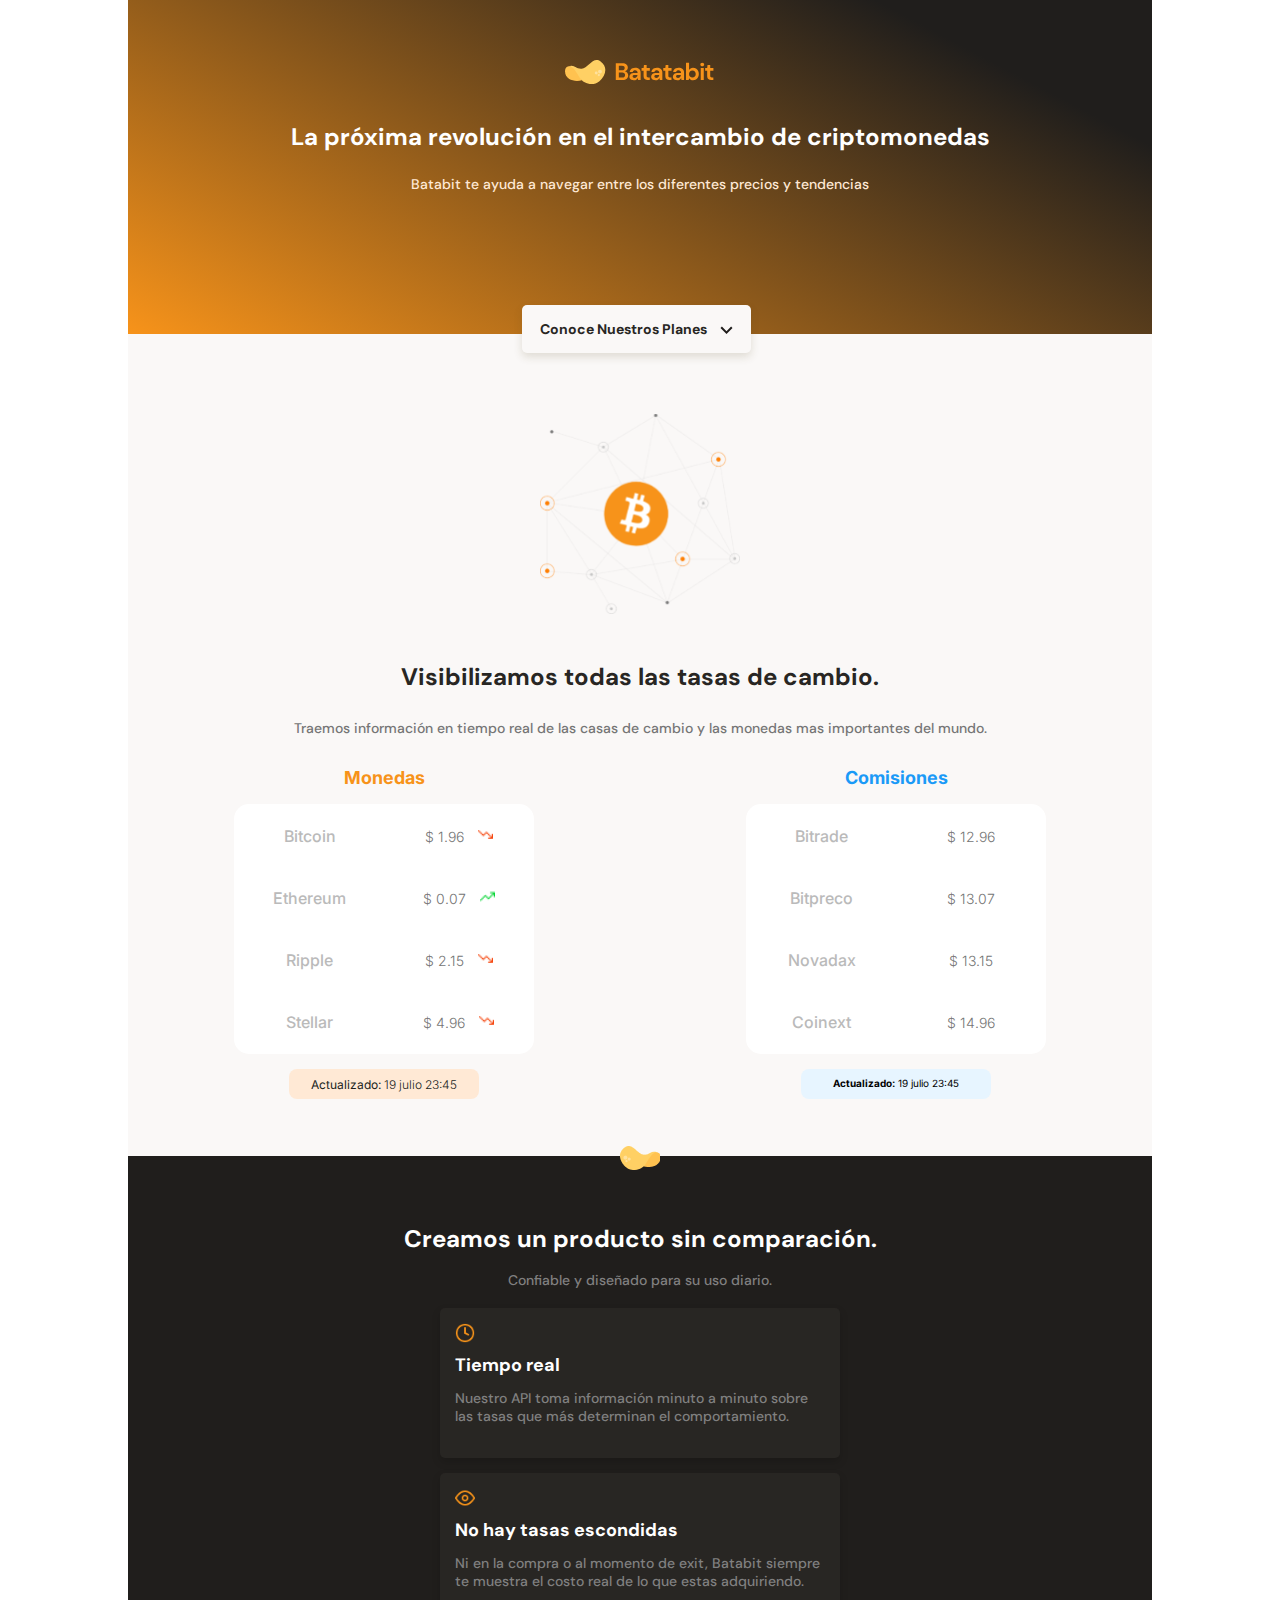
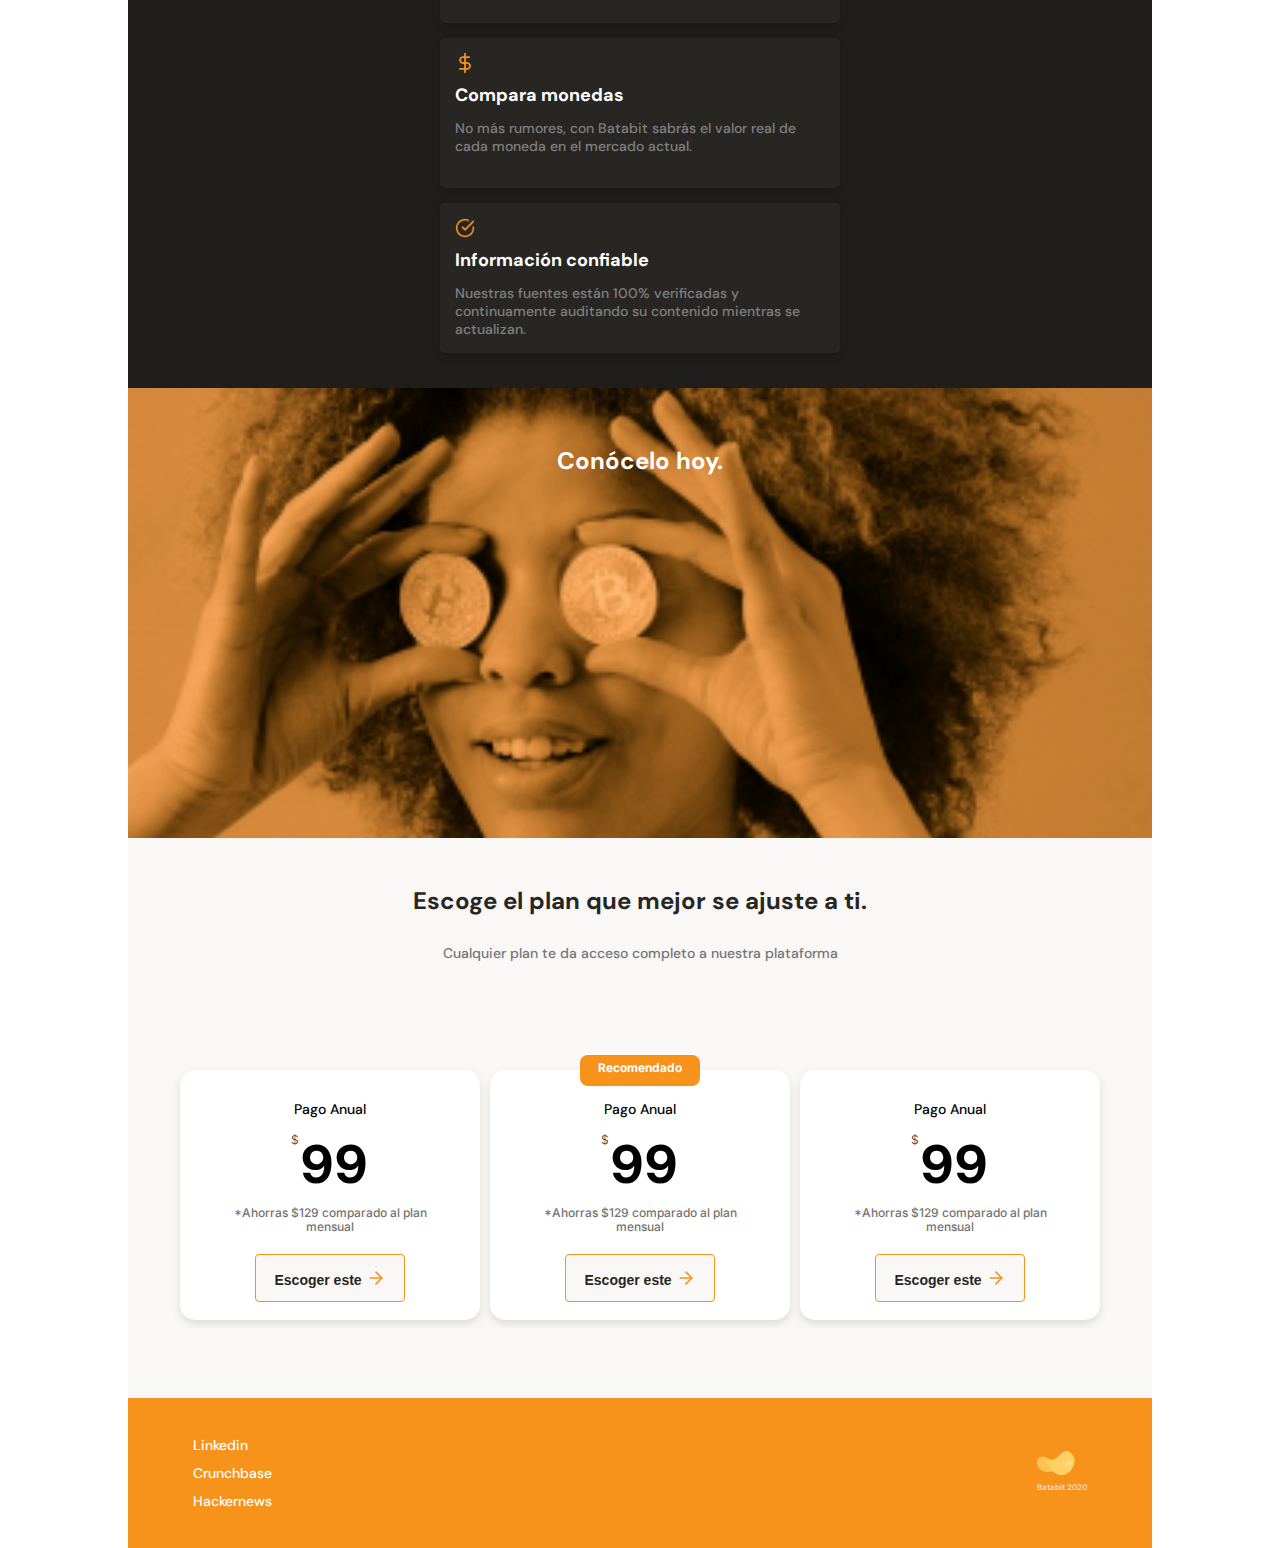
<file: index.html>
<!DOCTYPE html>
<html lang="en">
<head>
    <meta charset="UTF-8">
    <meta http-equiv="X-UA-Compatible" content="IE=edge">
    <meta name="viewport" content="width=, initial-scale=1.0">
    <title>Batabit</title>
    <link rel="stylesheet" href="./assets/style/main.css">
    <link rel="preconnect" href="https://fonts.googleapis.com">
<link rel="preconnect" href="https://fonts.gstatic.com" crossorigin>
<link href="https://fonts.googleapis.com/css2?family=DM+Sans:wght@400;500;700&family=Inter:wght@300;500&display=swap" rel="stylesheet">
<link rel="stylesheet" href="./assets/style/tablet.css" media="(min-width: 900px)">
</head>
<body>
    <header>
        <img src="./assets/img/Logo.svg" alt="Logo Batabit">
        <section class="header--title-container">
            <h1>La próxima revolución en el intercambio de criptomonedas</h1>
            <p>Batabit te ayuda a navegar entre los diferentes precios y tendencias</p>
            <a href="#plans" class="header--button">Conoce Nuestros Planes <span></span></a>
        </section>
    </header>
    <main>
        <section class="main--exchange-container">
            <div class="backgroundImg"></div>
            <div class="main--exchange-container--title">
                <h2>Visibilizamos todas las tasas de cambio.</h2>
                <p>Traemos información en tiempo real de las casas de cambio y las monedas mas importantes del mundo.</p>
            </div>
            <section class="main-tables-container">
                <div class="main-currency-table">
                    <p class="currency-table-title">Monedas</p>
                    <div class="currency-table-container">
                        <table>
                            <tr>
                                <td class="table__top-left">Bitcoin</td>
                                <td class="table__top-right table__right">$ 1.96 <span class="down"></span></td>
                            </tr>
                            <tr>
                                <td>Ethereum</td>
                                <td class="table__right">$ 0.07 <span class="up"></span></td>
                            </tr>
                            <tr>
                                <td>Ripple</td>
                                <td class="table__right">$ 2.15 <span class="down"></span></td>
                            </tr>
                            <tr>
                                <td class="table__bottom-left">Stellar</td>
                                <td class="table__bottom-right table__right">$ 4.96 <span class="down"></span></td>
                            </tr>
                        </table>
                    </div>
                    <div class="currency-table--date">
                        <p><b>Actualizado:</b> 19 julio 23:45</p>
                    </div>
                </div>
                <div class="secondary-comisions-table">
                    <p class="comisions-table-title">Comisiones</p>
                    <div class="comisions-table-container">
                        <table>
                            <tr>
                                <td class="table__top-left">Bitrade</td>
                                <td class="table__top-right table__right">$ 12.96</td>
                            </tr>
                            <tr>
                                <td>Bitpreco</td>
                                <td class="table__right">$ 13.07</td>
                            </tr>
                            <tr>
                                <td>Novadax</td>
                                <td class="table__right">$ 13.15</td>
                            </tr>
                            <tr>
                                <td class="table__bottom-left">Coinext</td>
                                <td class="table__bottom-right table__right">$ 14.96</td>
                            </tr>
                        </table>
                    </div>
                    <div class="comision-table--date">
                        <p><b>Actualizado:</b> 19 julio 23:45</p>
                    </div>
                </div>
            </section>
        </section>
        <section class="main-product-detail">
            <span class="product-detail--batata-logo"></span>
            <div class="product-detail--title">
                <h2>Creamos un producto sin comparación.</h2>
                <p>Confiable y diseñado para su uso diario.</p>
            </div>
            <section class="product-cards--container">
                <article class="product-detail--card">
                    <span class="clock"></span>
                    <p class="product--card-title">Tiempo real</p>
                    <p class="product--card-body">Nuestro API toma información minuto a minuto sobre las tasas que más determinan el comportamiento.</p>
                </article>
                <article class="product-detail--card">
                    <span class="eye"></span>
                    <p class="product--card-title">No hay tasas escondidas</p>
                    <p class="product--card-body">Ni en la compra o al momento de exit, Batabit siempre te muestra el costo real de lo que estas adquiriendo.</p>
                </article>
                <article class="product-detail--card">
                    <span class="dollar"></span>
                    <p class="product--card-title">Compara monedas</p>
                    <p class="product--card-body">No más rumores, con Batabit sabrás el valor real de cada moneda en el mercado actual.</p>
                </article>
                <article class="product-detail--card">
                    <span class="check"></span>
                    <p class="product--card-title">Información confiable</p>
                    <p class="product--card-body">Nuestras fuentes están 100% verificadas y continuamente auditando su contenido mientras se actualizan.</p>
                </article>
            </section>
        </section>
        <section class="bitcoin-img-container">
            <h2>Conócelo hoy.</h2>
        </section>
        <section id="plans" class="main-plans-container">
            <div class="plans--title">
                <h2>Escoge el plan que mejor se ajuste a ti.</h2>
                <p>Cualquier plan te da acceso completo a nuestra plataforma</p>
            </div>
            <section class="plans-container--slider">
                <article class="plans-container--card">
                    <div class="plans--card-info">
                        <h3 class="plan-card--title">Pago Anual</h3>
                        <p class="plan-card--price"><span>$</span>99</p>
                        <p class="plan-card--saving">*Ahorras $129 comparado al plan mensual</p>
                        <button class="plan-card--ca">Escoger este <span></span></button>
                    </div>
                </article>
                <article class="plans-container--card">
                    <p class="recomendado">Recomendado</p>
                    <div class="plans--card-info">
                        <h3 class="plan-card--title">Pago Anual</h3>
                        <p class="plan-card--price"><span>$</span>99</p>
                        <p class="plan-card--saving">*Ahorras $129 comparado al plan mensual</p>
                        <button class="plan-card--ca">Escoger este <span></span></button>
                    </div>
                </article>
                <article class="plans-container--card">
                    <div class="plans--card-info">
                        <h3 class="plan-card--title">Pago Anual</h3>
                        <p class="plan-card--price"><span>$</span>99</p>
                        <p class="plan-card--saving">*Ahorras $129 comparado al plan mensual</p>
                        <button class="plan-card--ca">Escoger este <span></span></button>
                    </div>
                </article>
            </section>
        </section>
    </main>
    <footer>
        <section class="footer-options">
            <ul class="options--list-items">
                <li>Linkedin</li>
                <li>Crunchbase</li>
                <li>Hackernews</li>
            </ul>
        </section>
        <section>
            <img src="./assets/img/LogoLeft.png" alt="Logo Batabit">
            <p>Batabit 2020</p>
        </section>
    </footer>
</body>
</html>
</file>
<file: assets/style/main.css>
:root {
    --bitcoinOrange: #F7931A;
    --softOrange: #FFE9D5;
    --secondaryBlue: #1A9AF7;
    --softBlue: #E7F5FF;
    --warmBlack: #201E1C;
    --warmblackTwo: #282623;
    --grey: hsl(0, 0%, 73%);
    --offWhite: #FAF8F7;
    --justWhite: #FFFFFF;
}
* {
    box-sizing: border-box;
    margin: 0;
    padding: 0;
}
html {
    font-size: 62.5%;
    font-family: 'DM Sans', sans-serif;
}
header {
    position: relative;
    display: flex;
    flex-direction: column;
    justify-content: center;
    width: 100%;
    min-width: 320px;
    height: 334px;
    text-align: center;
    background-image: linear-gradient(207.8deg, #201E1C 16.69%, #F7931A 100%);
}
header img {
    width: 150px;
    height: 24px;
    margin-top: 60px;
    align-self: center;
}
.header--title-container {
    width: 90%;
    min-width: 288px;
    max-width: 900px;
    height: 218px;
    margin-top: 40px;
    text-align: center;
    align-self: center;
}
.header--title-container h1 {
    font-size: 2.4rem;
    line-height: 2.6rem;
    font-weight: 700;
    color: var(--justWhite);
}
.header--title-container p {
    margin-top: 25px;
    font-size: 1.4rem;
    font-weight: 500;
    line-height: 1.8rem;
    color: var(--softOrange);
}
.header--title-container .header--button {
    position: absolute;
    left: calc(50% - 118px);
    top: 270px;
    display: block;
    margin-top: 35px;
    padding: 15px;
    width: 229px;
    height: 48px;
    background-color: var(--offWhite);
    box-shadow: 0px 4px 8px rgba(89, 73, 30, .16);
    border: none;
    border-radius: 5px;
    font-size: 1.4rem;
    font-weight: bold;
    text-decoration: none;
    color: var(--warmblackTwo);
}
.header--button span {
    display: inline-block;
    width: 13px;
    height: 8px;
    margin-left: 10px;
    background-image: url('../icons/arrowDown.svg');
}
main {
    width: 100%;
    height: auto;
    background-color: var(--offWhite);
}
.main--exchange-container {
    width: 100%;
    height: auto;
    padding-top: 80px;
    padding-bottom: 30px;
    text-align: center;
}
.main--exchange-container--title {
    width: 90%;
    min-width: 288px;
    max-width: 900px;
    margin: 0 auto;
}
.main--exchange-container .backgroundImg {
    width: 200px;
    height: 200px;
    margin: 0 auto;
    margin-bottom: 50px;
    background-image: url('../img/Bitcoin.svg');
    background-size: cover;
    background-position: center;
    background-repeat: no-repeat;
}
.main--exchange-container--title h2 {
    margin-bottom: 30px;
    font-size: 2.4rem;
    font-weight: bold;
    line-height: 2.6rem;
    color: var(--warmblackTwo);
}
.main--exchange-container--title p {
    margin-bottom: 30px;
    font-size: 1.4rem;
    font-weight: 500;
    line-height: 1.6rem;
    color: #757575;
}
.main-tables-container {
    display: flex;
    overflow-x: scroll;
    overscroll-behavior-x: contain;
    scroll-snap-align: center;
    scroll-snap-type: x proximity;
}
.main-currency-table {
    scroll-snap-align: center;
    width: 70%;
    min-width: 235px;
    max-width: 500px;
    height: 360px;
    margin: 0 20px;
    font-family: 'Inter', sans-serif;
}
.main-currency-table .currency-table-title {
    margin-bottom: 15px;
    font-size: 1.8rem;
    font-weight: bold;
    line-height: 2.3rem;
    color: var(--bitcoinOrange);
}
.currency-table-container {
    width: 90%;
    min-width: 230px;
    max-width: 300px;
    height: 250px;
    margin: 0 auto;
}
.currency-table-container table {
    width: 100%;
    height: 100%;
    background-color: var(--justWhite);
    border-radius: 15px;
}
.currency-table-container td {
    width: 50%;
    font-size: 1.6rem;
    font-weight: 500;
    line-height: 1.9rem;
    color: var(--grey);
}
.currency-table-container .table__top-left {
    border-radius: 15px 0 0 0;
}
.currency-table-container .table__top-right {
    border-radius: 0 15px 0 0;
}
.currency-table-container .table__bottom-left {
    border-radius: 0 0 15px 0;
}
.currency-table-container .table__bottom-right {
    border-radius: 0 0 0 15px;
}
.currency-table-container .table__right {
    font-size: 1.4rem;
    font-weight: 300;
    line-height: 1.7rem;
    color: #757575;
}
.currency-table-container .down {
    display: inline-block;
    width: 15px;
    height: 15px;
    margin-left: 10px;
    background-image: url(../icons/trending-down.png);
    background-size: cover;
    background-position: center;
    background-repeat: no-repeat;
}
.currency-table-container .up {
    display: inline-block;
    width: 15px;
    height: 15px;
    margin-left: 10px;
    background-image: url(../icons/trending-up.png);
    background-size: cover;
    background-position: center;
    background-repeat: no-repeat;
}
.currency-table--date {
    width: 190px;
    height: 30px;
    margin: 0 auto;
    margin-top: 15px;
    padding: 8px;
    background-color: var(--softOrange);
    border-radius: 8px;
}
.currency-table--date p {
    font-family: 'Inter', sans-serif;
    font-weight: 300;
    font-size: 1.2rem;
    line-height: 1.5rem;
    color: var(--warmBlack);
}
.secondary-comisions-table {
    scroll-snap-align: center;
    width: 70%;
    min-width: 235px;
    max-width: 500px;
    height: 360px;
    margin: 0 20px;
    font-family: 'Inter', sans-serif;
}
.secondary-comisions-table .comisions-table-title {
    margin-bottom: 15px;
    font-size: 1.8rem;
    font-weight: bold;
    line-height: 2.3rem;
    color: var(--secondaryBlue);
}
.comisions-table-container {
    width: 90%;
    min-width: 230px;
    max-width: 300px;
    height: 250px;
    margin: 0 auto;
}
.comisions-table-container table {
    width: 100%;
    height: 100%;
    background-color: var(--justWhite);
    border-radius: 15px;
}
.comisions-table-container td {
    width: 50%;
    font-size: 1.6rem;
    font-weight: 500;
    line-height: 1.9rem;
    color: var(--grey);
}
.comisions-table-container .table__top-left {
    border-radius: 15px 0 0 0;
}
.comisions-table-container .table__top-right {
    border-radius: 0 15px 0 0;
}
.comisions-table-container .table__bottom-left {
    border-radius: 0 0 15px 0;
}
.comisions-table-container .table__bottom-right {
    border-radius: 0 0 0 15px;
}
.comisions-table-container .table__right {
    font-size: 1.4rem;
    font-weight: 300;
    line-height: 1.7rem;
    color: #757575;
}
.comision-table--date {
    width: 190px;
    height: 30px;
    margin: 0 auto;
    margin-top: 15px;
    padding: 8px;
    background-color: #E7F5FF;
    border-radius: 8px;
}
.comisions-table--date p {
    font-family: 'Inter', sans-serif;
    font-weight: 300;
    font-size: 1.2rem;
    line-height: 1.5rem;
    color: var(--warmBlack);
}
.main-product-detail {
    position: relative;
    width: 100%;
    min-width: 320px;
    max-width: 900px;
    height: auto;
    padding: 20px 10px;
    background-color: var(--warmBlack);
}
.product-detail--batata-logo {
    position: absolute;
    width: 40px;
    height: 25px;
    top: -10px;
    left: calc(50% - 20px);
    background-image: url(../img/LogoRight.png);
}
.product-detail--title {
    width: 90%;
    min-width: 288px;
    height: auto;
    margin: 0 auto;
    margin-top: 50px;
    text-align: center;
}
.product-detail--title h2 {
    margin-bottom: 20px;
    font-size: 2.4rem;
    font-weight: bold;
    line-height: 2.6rem;
    color: var(--justWhite);
}
.product-detail--title p {
    margin-bottom: 20px;
    font-size: 1.4rem;
    font-weight: 500;
    line-height: 1.6rem;
    color: #808080;
}
.product-detail--card {
    width: 90%;
    min-width: 280px;
    max-width: 400px;
    min-height: 150px;
    margin: 15px auto;
    padding: 15px;
    background-color: var(--warmblackTwo);
    border-radius: 5px;
    box-shadow: 0 4px 8px rgba(0, 0, 0, 0.16);
}
.product-detail--card .clock {
    display: inline-block;
    width: 20px;
    height: 20px;
    margin-bottom: 10px;
    background-image: url(../icons/clock.png);
    background-size: cover;
    background-position: center;
    background-repeat: no-repeat;
}
.product-detail--card .product--card-title {
    margin-bottom: 15px;
    font-size: 1.8rem;
    font-weight: bold;
    line-height: 1.8rem;
    color: var(--justWhite);
}
.product-detail--card .product--card-body {
    font-size: 1.4rem;
    font-weight: 500;
    line-height: 1.8rem;
    color: #808080;
}
.product-detail--card .eye {
    display: inline-block;
    width: 20px;
    height: 20px;
    margin-bottom: 10px;
    background-image: url(../icons/eye.png);
    background-size: cover;
    background-position: center;
    background-repeat: no-repeat;
}
.product-detail--card .dollar {
    display: inline-block;
    width: 20px;
    height: 20px;
    margin-bottom: 10px;
    background-image: url(../icons/dollar-sign.png);
    background-size: cover;
    background-position: center;
    background-repeat: no-repeat;
}
.product-detail--card .check {
    display: inline-block;
    width: 20px;
    height: 20px;
    margin-bottom: 10px;
    background-image: url(../icons/check-circle.png);
    background-size: cover;
    background-position: center;
    background-repeat: no-repeat;
}
.bitcoin-img-container {
    width: 100%;
    min-width: 320px;
    height: 50vh;
    background-image: url(../img/bitcoinbaby.png);
    background-position: center;
    background-size: cover;
    background-repeat: no-repeat;
    text-align: center;
}
.bitcoin-img-container h2 {
    padding-top: 60px;
    font-size: 2.4rem;
    font-weight: bold;
    line-height: 2.6rem;
    color: var(--justWhite);
}
.main-plans-container {
    width: 100%;
    min-width: 320px;
    padding-bottom: 70px;
    text-align: center;
    background-color: var(--offWhite);
}
.main-plans-container .plans--title {
    width: 90%;
    min-width: 288px;
    height: auto;
    margin: 0 auto;
    margin-bottom: 50px;
}
.plans--title h2 {
    padding-top: 50px;
    font-size: 2.4rem;
    font-weight: bold;
    line-height: 2.6rem;
    color: var(--warmblackTwo);
}
.plans--title p {
    padding-top: 30px;
    font-size: 1.4rem;
    font-weight: 500;
    line-height: 1.8rem;
    color: #757575;
}
.plans-container--slider {
    display: flex;
    height: 316px;
    overflow-x: scroll;
    overscroll-behavior-x: contain;
    scroll-snap-type: x proximity;
}
.plans-container--card {
    position: relative;
    scroll-snap-align: center;
    width: 70%;
    min-width: 190px;
    max-width: 300px;
    height: 250px;
    margin: 50px 5px 0;
    padding: 0 15px;
    background-color: var(--justWhite);
    border-radius: 15px;
    box-shadow: 0 4px 8px rgba(89,73,30,0.16);
}
.plans-container--card .recomendado {
    position: absolute;
    width: 120px;
    height: 31px;
    background-color: var(--bitcoinOrange);
    border-radius: 8px;
    color: var(--justWhite);
    left: calc(50% - 60px);
    top: -15px;
    padding: 6px;
    font-family: 'Inter', sans-serif;
    font-size: 1.2rem;
    font-weight: 700;
    line-height: 1.4rem;
    text-align: center;
}
.plan-card--title {
    padding-top: 30px;
    font-size: 1.4rem;
    font-weight: 500;
    line-height: 1.8rem;
    color: black;
}
.plan-card--price span {
    font-family: 'Inter', sans-serif;
    font-size: 1.2rem;
    font-weight: 300;
    line-height: 1.4rem;
    color: var(--warmBlack);
    vertical-align: text-top;
}
.plan-card--price {
    margin-top: 15px;
    font-family: 'Inter', sans-serif;
    font-size: 5.2rem;
    font-weight: bold;
    line-height: 6.3rem;
    letter-spacing: .2rem;
    color: black;
}
.plan-card--saving {
    width: 80%;
    margin: 0 auto;
    margin-top: 10px;
    font-family: 'Inter', sans-serif;
    font-size: 1.2rem;
    font-weight: 500;
    line-height: 1.4rem;
    color: hsl(0, 0%, 46%);
}
.plan-card--ca {
    width: 150px;
    height: 48px;
    margin-top: 20px;
    padding: 12px 16px;
    background-color: var(--offWhite);
    border: 1px solid var(--bitcoinOrange);
    border-radius: 4px;
    font-size: 1.4rem;
    font-weight: bold;
    line-height: 1.8rem;
    color: var(--warmblackTwo);
}
.plan-card--ca span {
    display: inline-block;
    width: 20px;
    height: 20px;
    background-image: url(../icons/arrow-right.svg);
    background-position: center;
    background-size: cover;
    background-repeat: no-repeat;
    vertical-align: text-bottom;
}
footer {
    display: flex;
    align-items: center;
    justify-content: space-between;
    width: 100%;
    min-width: 320px;
    height: 150px;
    padding: 40px 65px;
    background-color: var(--bitcoinOrange);
}
.options--list-items {
    list-style: none;
}
.options--list-items li {
    margin: 10px 0;
    font-size: 1.4rem;
    font-weight: 500;
    line-height: 1.8rem;
    color: var(--justWhite);
}
footer section img {
    width: 38px;
    height: 24px;
}
footer section p {
    font-size: .8rem;
    font-weight: 500;
    line-height: 1.8rem;
    color: var(--softOrange);
}
</file>
<file: assets/style/tablet.css>
body {
    max-width: 1024px;
    margin: 0 auto;
}
.main-product-detail {
    width: 100%;
    max-width: 1024px;
    margin: 0 auto;
}
.plans-container--slider {
    width: 100%;
    max-width: 1024px;
    align-items: center;
    justify-content: center;
    margin: 0 auto;
}
</file>
